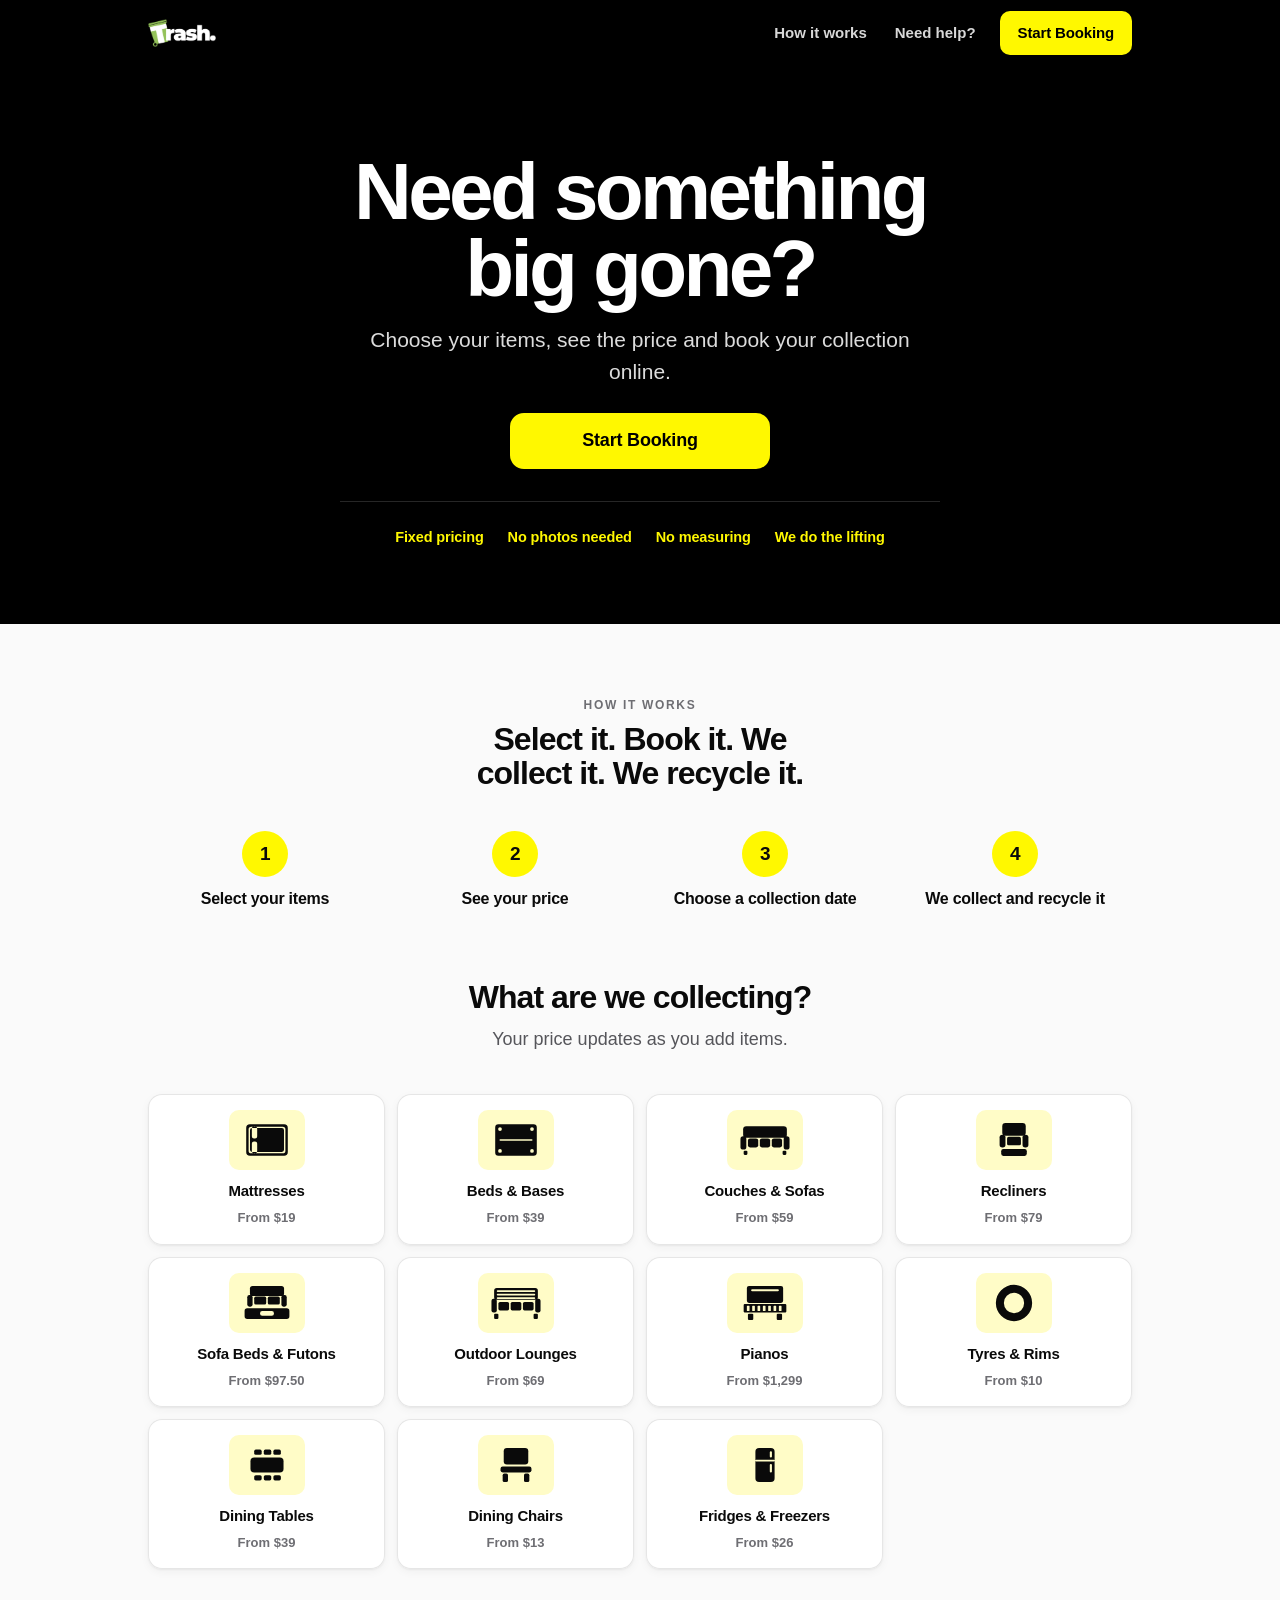
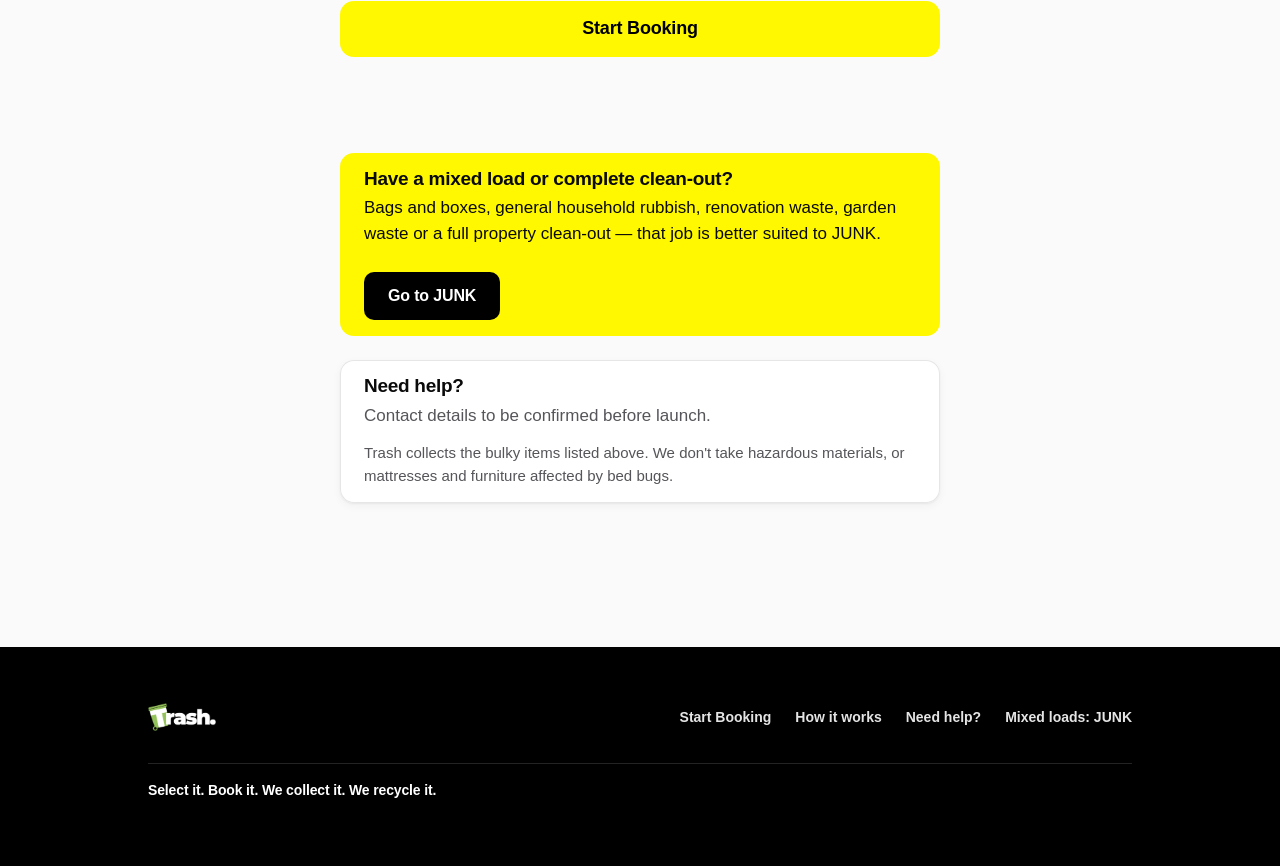
<file: index.html>
<!DOCTYPE html>
<html lang="en-AU">
<head>
<meta charset="utf-8">
<meta name="viewport" content="width=device-width, initial-scale=1, viewport-fit=cover">
<title>Trash — Need something big gone?</title>
<meta name="description" content="Choose your items, see the price and book your collection online. Fixed pricing. No photos needed. No measuring.">
<meta name="theme-color" content="#000000">
<link rel="stylesheet" href="assets/css/trash.css">
</head>
<body>

<header class="site-header">
  <div class="wrap">
    <a class="logo" href="index.html">
      <img src="assets/img/trash-logo.png" alt="Trash" onerror="this.outerHTML='<span class=&quot;logo-fallback&quot;>Trash.</span>'">
    </a>
    <a class="nav-link" href="#how">How it works</a>
    <a class="nav-link" href="#help">Need help?</a>
    <a class="header-cta" href="book.html">Start Booking</a>
  </div>
</header>

<main>

  <section class="hero">
    <div class="wrap">
      <div class="hero-inner">
        <h1>Need something big gone?</h1>
        <p>Choose your items, see the price and book your collection online.</p>
        <a class="btn btn-primary btn-lg" href="book.html">Start Booking</a>
        <div class="trust">
          <span>Fixed pricing</span>
          <span>No photos needed</span>
          <span>No measuring</span>
          <span>We do the lifting</span>
        </div>
      </div>
    </div>
  </section>

  <section class="section" id="how">
    <div class="wrap">
      <div class="section-head">
        <p class="eyebrow">How it works</p>
        <h2>Select it. Book it. We collect it. We recycle it.</h2>
      </div>
      <div class="how">
        <div class="how-step"><div class="how-num">1</div><div class="how-label">Select your items</div></div>
        <div class="how-step"><div class="how-num">2</div><div class="how-label">See your price</div></div>
        <div class="how-step"><div class="how-num">3</div><div class="how-label">Choose a collection date</div></div>
        <div class="how-step"><div class="how-num">4</div><div class="how-label">We collect and recycle it</div></div>
      </div>
    </div>
  </section>

  <section class="section" style="padding-top:0">
    <div class="wrap">
      <div class="section-head">
        <h2>What are we collecting?</h2>
        <p class="lede">Your price updates as you add items.</p>
      </div>
      <div class="tiles" id="home-tiles"></div>
      <div class="measure" style="margin-top:32px">
        <a class="btn btn-primary btn-lg btn-block" href="book.html">Start Booking</a>
      </div>
    </div>
  </section>

  <section class="section" id="help" style="padding-top:0">
    <div class="wrap">
      <div class="measure">
        <div class="note note-yellow">
          <h3>Have a mixed load or complete clean-out?</h3>
          <p>Bags and boxes, general household rubbish, renovation waste, garden waste or a full property clean-out — that job is better suited to JUNK.</p>
          <a class="btn junk-link" href="#" rel="noopener">Go to JUNK</a>
        </div>

        <div class="note">
          <h3>Need help?</h3>
          <p id="help-contact" class="muted">Contact details to be confirmed before launch.</p>
          <p class="small muted" style="margin-bottom:0">Trash collects the bulky items listed above. We don't take hazardous
            materials, or mattresses and furniture affected by bed bugs.</p>
        </div>
      </div>
    </div>
  </section>

</main>

<footer class="site-footer">
  <div class="wrap">
    <div class="foot-top">
      <a class="logo" href="index.html">
        <img src="assets/img/trash-logo.png" alt="Trash" onerror="this.outerHTML='<span class=&quot;logo-fallback&quot;>Trash.</span>'">
      </a>
      <nav class="foot-links" aria-label="Footer">
        <a href="book.html">Start Booking</a>
        <a href="#how">How it works</a>
        <a href="#help">Need help?</a>
        <a class="junk-link" href="#">Mixed loads: JUNK</a>
      </nav>
    </div>
    <p class="foot-tag" style="margin:0">Select it. Book it. We collect it. We recycle it.</p>
  </div>
</footer>

<script src="assets/js/config.js"></script>
<script src="assets/js/icons.js"></script>
<script src="assets/js/pricing.js"></script>
<script>
(function () {
  const C = TRASH_CONFIG;

  /* Category tiles — built from config, linking straight into the funnel. */
  document.getElementById('home-tiles').innerHTML = C.categories.map(cat => {
    const from = Math.min.apply(null, cat.items.map(i => i.charge));
    return `<span class="tile-wrap"><a class="tile" href="book.html#/items/${cat.id}">
      <span class="tile-thumb">${TrashIcons.svg(cat.icon)}</span>
      <span class="tile-name">${cat.name}</span>
      <span class="tile-from">From ${TrashPricing.formatMoney(from)}</span>
    </a></span>`;
  }).join('');

  /* Configurable JUNK URL */
  document.querySelectorAll('.junk-link').forEach(a => {
    a.href = C.junk.url;
    a.target = '_blank';
  });

  /* Contact details only render if they have actually been supplied */
  const help = document.getElementById('help-contact');
  const bits = [];
  if (C.contact.phone) bits.push(`<a href="${C.contact.phoneHref || 'tel:' + C.contact.phone.replace(/\s/g, '')}">${C.contact.phone}</a>`);
  if (C.contact.email) bits.push(`<a href="mailto:${C.contact.email}">${C.contact.email}</a>`);
  if (bits.length) { help.innerHTML = bits.join(' &nbsp;·&nbsp; '); help.classList.remove('muted'); }
})();
</script>
</body>
</html>
</file>
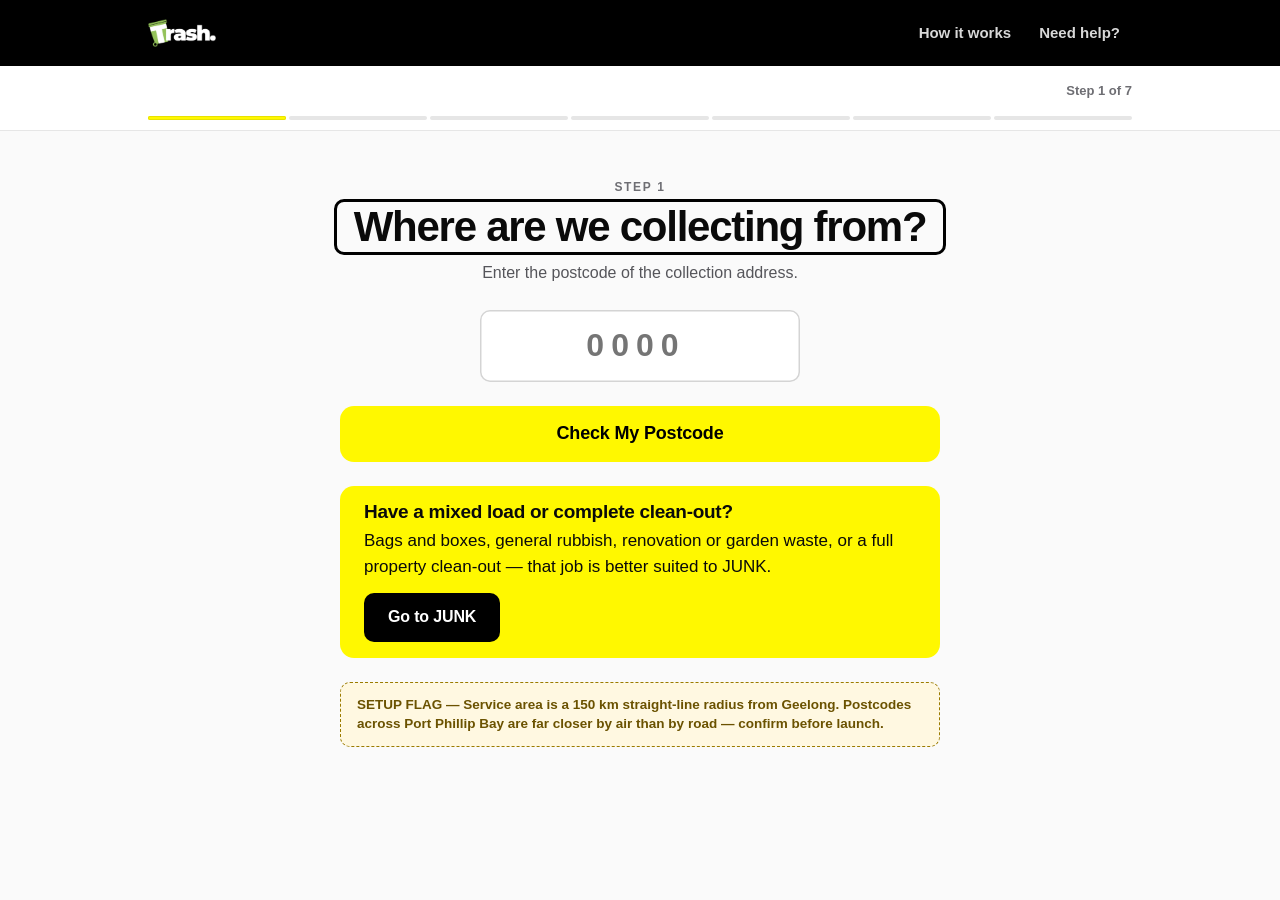
<file: book.html>
<!DOCTYPE html>
<html lang="en-AU">
<head>
<meta charset="utf-8">
<meta name="viewport" content="width=device-width, initial-scale=1, viewport-fit=cover">
<title>Book a collection — Trash</title>
<meta name="robots" content="noindex">
<meta name="theme-color" content="#000000">
<link rel="stylesheet" href="assets/css/trash.css">
</head>
<body>

<header class="site-header">
  <div class="wrap">
    <a class="logo" href="index.html">
      <img src="assets/img/trash-logo.png" alt="Trash" onerror="this.outerHTML='<span class=&quot;logo-fallback&quot;>Trash.</span>'">
    </a>
    <a class="nav-link" href="index.html#how">How it works</a>
    <a class="nav-link" href="index.html#help">Need help?</a>
  </div>
</header>

<nav class="progress" aria-label="Booking progress">
  <div class="wrap">
    <button type="button" class="back-btn" id="back-btn">&larr; Back</button>
    <span class="progress-meta" id="progress-meta">Step 1 of 7</span>
  </div>
  <div class="progress-steps" id="progress-steps" aria-hidden="true"></div>
</nav>

<main class="funnel">
  <div class="wrap">
    <div class="layout">
      <div class="col-main">
        <div id="step-content" class="step"></div>
      </div>
      <aside class="col-side" id="side-summary" hidden></aside>
    </div>
  </div>
</main>

<!-- Sticky mobile booking bar -->
<div class="cart-bar" id="cart-bar" hidden>
  <div class="cart-drawer" id="cart-drawer" hidden></div>
  <div class="cart-inner">
    <button type="button" class="cart-summary" id="cart-toggle" aria-expanded="false" aria-controls="cart-drawer">
      <span class="cart-facts">
        <span class="cart-count" id="cart-count">0 items</span>
        <span class="cart-total" id="cart-total">$0</span>
      </span>
      <span class="cart-chev" aria-hidden="true">
        <svg viewBox="0 0 24 24" width="22" height="22" fill="none" stroke="currentColor"
             stroke-width="3" stroke-linecap="round" stroke-linejoin="round"><path d="M6 15l6-6 6 6"/></svg>
      </span>
      <span class="visually-hidden">Show price breakdown</span>
    </button>
    <div class="cart-actions">
      <button type="button" class="btn btn-onblack" id="cart-more">Add more</button>
      <button type="button" class="btn btn-primary" id="cart-continue">Continue</button>
    </div>
  </div>
</div>

<!-- Screen-reader announcements when the price changes -->
<p class="visually-hidden" role="status" aria-live="polite" id="price-status"></p>

<script src="assets/js/config.js"></script>
<script src="assets/js/icons.js"></script>
<script src="assets/js/pricing.js"></script>
<script src="assets/js/app.js"></script>
</body>
</html>
</file>
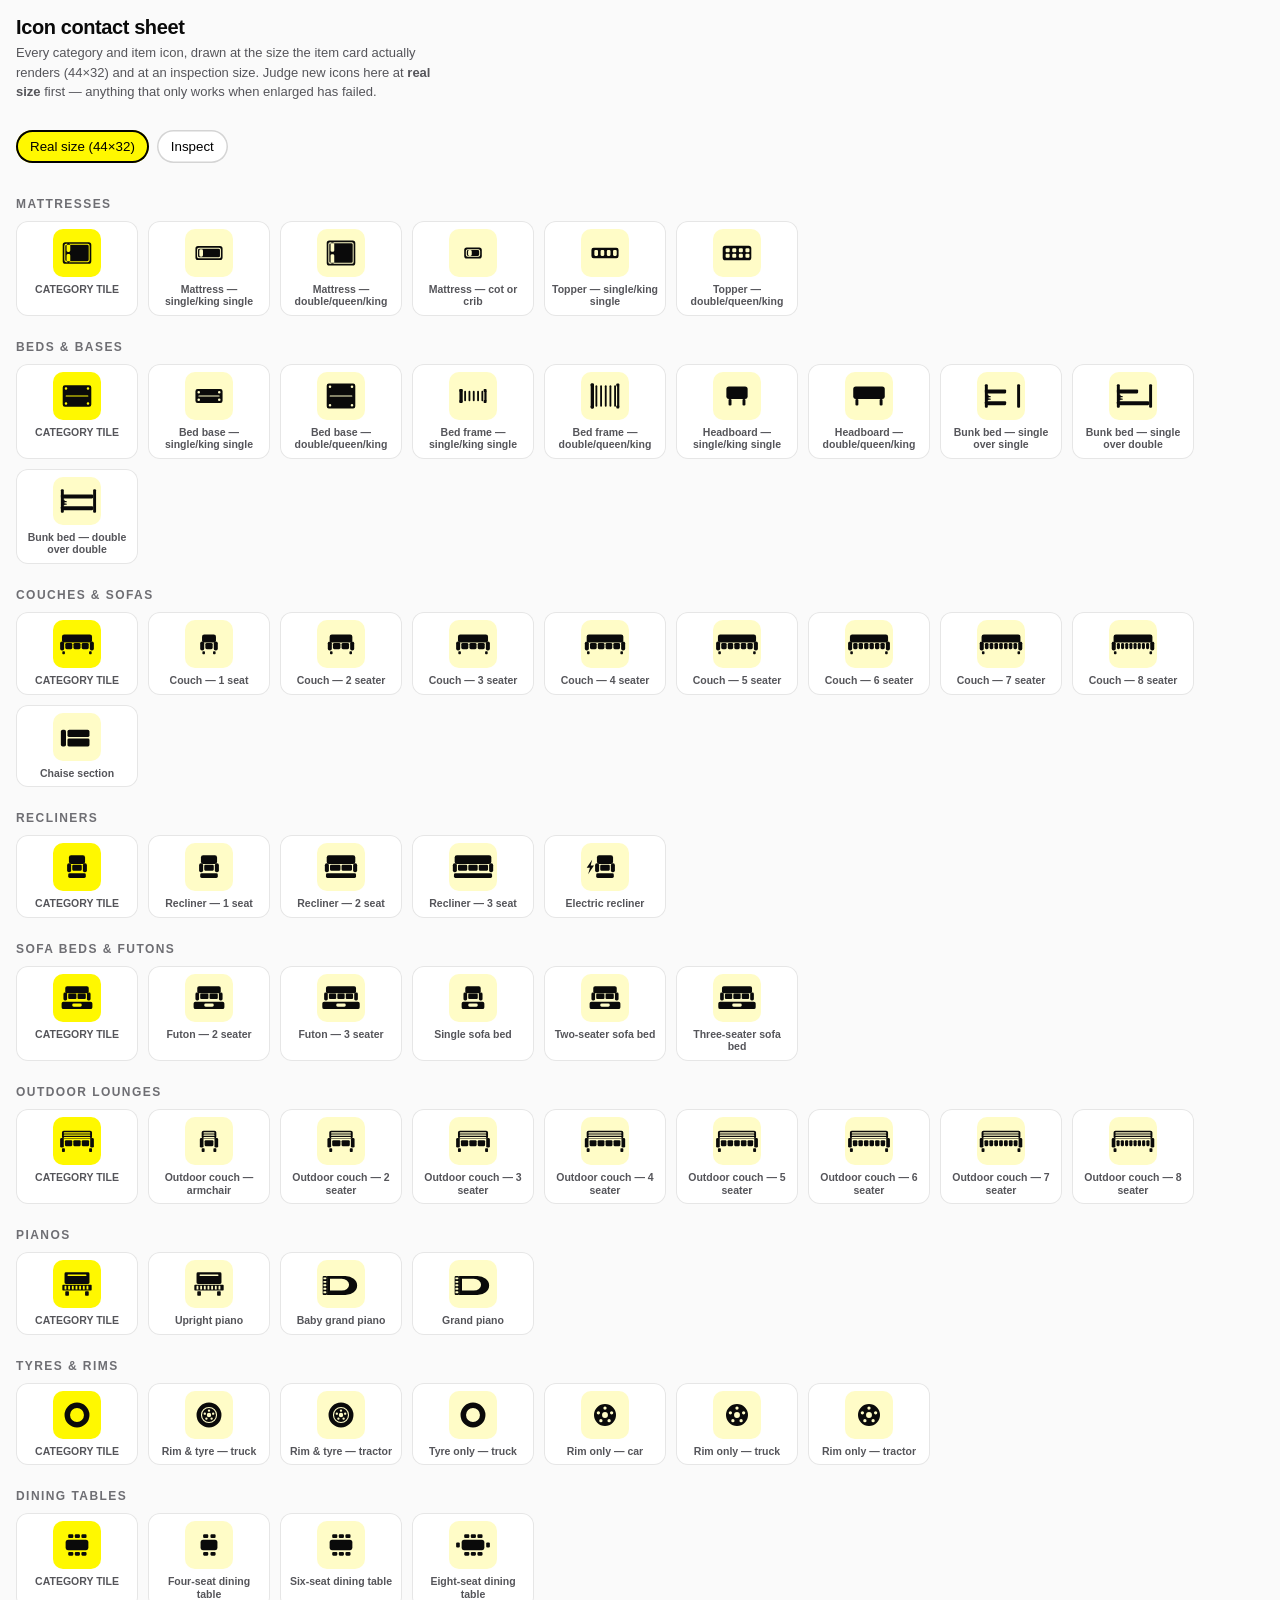
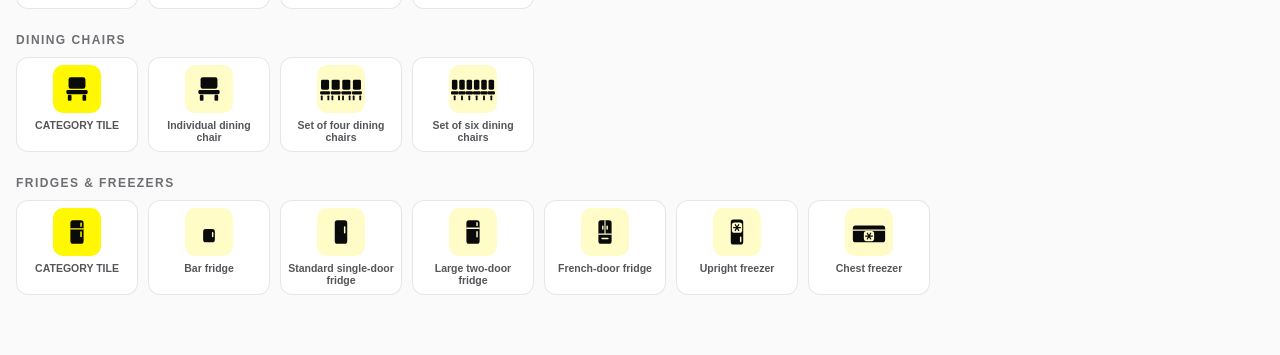
<file: tests/icons-sheet.html>
<!DOCTYPE html>
<html lang="en-AU">
<head>
<meta charset="utf-8">
<meta name="viewport" content="width=device-width, initial-scale=1">
<title>Trash — icon contact sheet</title>
<style>
  body { font: 13px -apple-system, BlinkMacSystemFont, "Segoe UI", Arial, sans-serif;
         background: #FAFAFA; color: #0A0A0A; margin: 0; padding: 16px 16px 60px; }
  h1 { font-size: 20px; font-weight: 900; letter-spacing: -.02em; margin: 0 0 4px; }
  .note { color: #55555A; max-width: 60ch; margin: 0 0 18px; line-height: 1.5; }
  h2 { font-size: 12px; letter-spacing: .12em; text-transform: uppercase;
       color: #6E6E73; margin: 24px 0 10px; }
  .bar { position: sticky; top: 0; background: #FAFAFA; padding: 10px 0;
         display: flex; gap: 8px; align-items: center; z-index: 5; }
  .bar button { font: 800 13px inherit; padding: 9px 14px; border: 0; border-radius: 999px;
                background: #fff; box-shadow: inset 0 0 0 1.5px #D4D4D4; cursor: pointer; }
  .bar button[aria-pressed="true"] { background: #FFF800; box-shadow: inset 0 0 0 2px #000; }
  .row { display: flex; flex-wrap: wrap; gap: 10px; }
  .cell { background: #fff; border-radius: 12px; box-shadow: inset 0 0 0 1px #E6E6E6;
          padding: 8px; text-align: center; }
  .thumb { border-radius: 10px; background: #FFFCC7; display: grid; place-items: center;
           margin: 0 auto 6px; }
  .thumb.sel { background: #FFF800; }
  .lbl { font-size: 10.5px; font-weight: 700; line-height: 1.2; color: #55555A; }
  /* real size: exactly what the item card renders */
  body[data-size="real"] .cell  { width: 106px; }
  body[data-size="real"] .thumb { width: 48px; height: 48px; }
  body[data-size="real"] .thumb svg { width: 44px; height: 32px; display: block; }
  /* inspection size */
  body[data-size="big"] .cell  { width: 132px; }
  body[data-size="big"] .thumb { width: 112px; height: 112px; border-radius: 14px; }
  body[data-size="big"] .thumb svg { width: 104px; height: 76px; display: block; }
</style>
</head>
<body data-size="real">

<h1>Icon contact sheet</h1>
<p class="note">Every category and item icon, drawn at the size the item card actually
renders (44&times;32) and at an inspection size. Judge new icons here at <strong>real
size</strong> first — anything that only works when enlarged has failed.</p>

<div class="bar">
  <button type="button" data-size="real" aria-pressed="true">Real size (44&times;32)</button>
  <button type="button" data-size="big" aria-pressed="false">Inspect</button>
</div>

<div id="out"></div>

<script src="../assets/js/config.js"></script>
<script src="../assets/js/icons.js"></script>
<script>
(function () {
  const C = TRASH_CONFIG;
  document.getElementById('out').innerHTML = C.categories.map(cat =>
    `<h2>${cat.name}</h2><div class="row">` +
    `<div class="cell"><div class="thumb sel">${TrashIcons.svg(cat.icon)}</div>
       <div class="lbl">CATEGORY TILE</div></div>` +
    cat.items.map(i =>
      `<div class="cell"><div class="thumb">${TrashIcons.svg(i.icon)}</div>
         <div class="lbl">${i.name}</div></div>`).join('') +
    `</div>`).join('');

  document.querySelectorAll('.bar button').forEach(b => {
    b.addEventListener('click', () => {
      document.body.dataset.size = b.dataset.size;
      document.querySelectorAll('.bar button').forEach(x =>
        x.setAttribute('aria-pressed', String(x === b)));
    });
  });
})();
</script>
</body>
</html>
</file>
<file: assets/css/trash.css>
/* ============================================================================
   TRASH.COM.AU — DESIGN SYSTEM
   ----------------------------------------------------------------------------
   Mobile first. Yellow, black, white, off-white. Bold and practical.

   Two rules do most of the work:
     1. ONE content measure, centred. Nothing floats flush-left against a gutter.
     2. Weight signals state. Resting things get a hairline; the thing you have
        chosen gets the black ring. Everything having a heavy border is noise.
   ========================================================================== */

:root {
  /* Brand */
  --yellow:      #FFF800;
  --yellow-deep: #E8E200;   /* pressed / hairline on yellow */
  --yellow-tint: #FFFCC7;   /* icon tiles, selected fills */
  --black:       #000000;
  --white:       #FFFFFF;
  --bg:          #FAFAFA;

  /* Ink */
  --ink:    #0A0A0A;
  --ink-2:  #55555A;   /* 7.3:1 on white */
  --ink-3:  #6E6E73;   /* 5.1:1 on white — lightest text permitted */
  --line:   #E6E6E6;
  --line-2: #D4D4D4;

  /* Elevation — subtle, only to lift a surface off the page */
  --sh-1: 0 1px 2px rgba(0,0,0,.05), 0 3px 10px rgba(0,0,0,.045);
  --sh-2: 0 2px 6px rgba(0,0,0,.07), 0 14px 32px rgba(0,0,0,.10);
  --sh-up: 0 -2px 8px rgba(0,0,0,.16), 0 -14px 40px rgba(0,0,0,.22);

  /* Radius */
  --r-xs: 8px;
  --r-sm: 10px;
  --r:    14px;
  --r-lg: 20px;
  --r-pill: 999px;

  /* Space */
  --s1: 4px;  --s2: 8px;  --s3: 12px; --s4: 16px;
  --s5: 24px; --s6: 32px; --s7: 48px; --s8: 64px;

  /* Layout */
  --tap: 48px;
  --gutter: 20px;
  /* The page uses exactly two widths: the 984px rail for grids, the header
     and the footer, and this 600px measure for every block of text. Anything
     in between produces edges 10px apart that read as a mistake. */
  --measure: 600px;
  --side: 336px;      /* desktop summary rail */
  /* Deliberately equal to measure + gap + side + gutters (600+48+336+40), so
     the header, the progress bar and the funnel grid all share one left edge
     instead of landing on three edges 18px apart. */
  --page: 1024px;

  --font: -apple-system, BlinkMacSystemFont, "Segoe UI", "Helvetica Neue",
          Arial, sans-serif;
}

* { box-sizing: border-box; }

/* Several components set their own display, which would otherwise beat
   [hidden]. Nothing hidden should ever paint. */
[hidden] { display: none !important; }

html { -webkit-text-size-adjust: 100%; scroll-behavior: smooth; }

/* Touch behaviour ---------------------------------------------------------
   `manipulation` removes the double-tap-to-zoom wait, which matters most on
   the quantity stepper where people tap the same spot repeatedly. The grey
   iOS tap flash goes: every control has its own :active state instead. */
button, a, label.choice, .tile, .date-card, summary {
  touch-action: manipulation;
  -webkit-tap-highlight-color: transparent;
}

body {
  margin: 0;
  background: var(--bg);
  color: var(--ink);
  font-family: var(--font);
  font-size: 17px;
  line-height: 1.55;
  overflow-x: hidden;
  -webkit-font-smoothing: antialiased;
}

/* ---- Type scale -------------------------------------------------------- */
h1, h2, h3, h4 {
  font-weight: 900;
  letter-spacing: -0.03em;
  line-height: 1.06;
  margin: 0 0 var(--s3);
  text-wrap: balance;
}
h1 { font-size: clamp(30px, 7.6vw, 42px); }
h2 { font-size: clamp(24px, 5.6vw, 32px); }
h3 { font-size: 19px; letter-spacing: -0.015em; }
h4 { font-size: 16px; letter-spacing: -0.01em; }

p { margin: 0 0 var(--s3); }
a { color: inherit; }
strong { font-weight: 800; }

.lede      { font-size: 18px; color: var(--ink-2); }
.eyebrow   { font-size: 12px; font-weight: 900; letter-spacing: .14em;
             text-transform: uppercase; color: var(--ink-3); margin: 0 0 var(--s2); }
.muted     { color: var(--ink-2); }
.small     { font-size: 15px; }

/* ---- Layout ------------------------------------------------------------ */
/* env() keeps content clear of the notch when a phone is held in landscape */
.wrap {
  max-width: var(--page); margin: 0 auto;
  padding-left:  max(var(--gutter), env(safe-area-inset-left));
  padding-right: max(var(--gutter), env(safe-area-inset-right));
}
.measure { max-width: var(--measure); margin-inline: auto; }
.center  { text-align: center; }

.visually-hidden {
  position: absolute !important; width: 1px; height: 1px;
  padding: 0; margin: -1px; overflow: hidden;
  clip: rect(0 0 0 0); white-space: nowrap; border: 0;
}

:focus-visible { outline: 3px solid var(--black); outline-offset: 3px; border-radius: 4px; }
.site-header :focus-visible, .cart-bar :focus-visible, .hero :focus-visible {
  outline-color: var(--yellow);
}

/* ============================================================== header === */
.site-header {
  background: var(--black); color: var(--white);
  position: sticky; top: 0; z-index: 60;
}
.site-header .wrap { display: flex; align-items: center; gap: var(--s1); min-height: 66px; }

.logo {
  display: flex; align-items: center; margin-right: auto;
  text-decoration: none; min-height: 44px; padding-right: var(--s2);
}
.logo img { height: 28px; width: auto; display: block; }
.logo-fallback { color: var(--white); font-weight: 900; font-size: 25px; letter-spacing: -.04em; }

.nav-link {
  color: #D8D8D8; text-decoration: none; font-weight: 700; font-size: 15px;
  padding: 12px 12px; min-height: 44px; display: none; align-items: center;
  border-radius: var(--r-xs);
}
.nav-link:hover { color: var(--yellow); }

.header-cta {
  background: var(--yellow); color: var(--black);
  font-weight: 900; font-size: 15px; text-decoration: none; letter-spacing: -.01em;
  padding: 0 18px; min-height: 44px; border-radius: var(--r-sm);
  display: inline-flex; align-items: center; white-space: nowrap; margin-left: var(--s2);
}
.header-cta:hover { background: var(--yellow-deep); }

@media (min-width: 660px) { .nav-link { display: inline-flex; } }

/* ============================================================= buttons === */
.btn {
  font-family: var(--font); font-weight: 900; font-size: 16px; letter-spacing: -.01em;
  min-height: var(--tap); padding: 12px 24px;
  border-radius: var(--r-sm); border: 0;
  background: var(--black); color: var(--white);
  cursor: pointer; text-decoration: none;
  display: inline-flex; align-items: center; justify-content: center; gap: var(--s2);
  transition: transform .06s ease, background-color .12s ease;
}
.btn:active { transform: translateY(1px); }
.btn-primary { background: var(--yellow); color: var(--black); }
.btn-primary:hover { background: var(--yellow-deep); }
.btn-ghost   { background: transparent; color: var(--ink); box-shadow: inset 0 0 0 2px var(--line-2); }
.btn-ghost:hover { box-shadow: inset 0 0 0 2px var(--black); }
.btn-block   { width: 100%; }
.btn-lg      { font-size: 18px; min-height: 56px; padding: 14px 30px; border-radius: var(--r); }
.btn:disabled, .btn[aria-disabled="true"] { opacity: .35; cursor: not-allowed; transform: none; }

.btn-edit {
  background: var(--white); color: var(--ink); border: 0;
  box-shadow: inset 0 0 0 1.5px var(--line-2);
  font-family: var(--font); font-weight: 800; font-size: 14px;
  min-height: 44px; padding: 0 18px; border-radius: var(--r-pill); cursor: pointer;
}
.btn-edit:hover { box-shadow: inset 0 0 0 2px var(--black); }

/* ================================================================ hero === */
.hero {
  background: var(--black); color: var(--white);
  padding: clamp(44px, 11vw, 88px) 0 clamp(40px, 9vw, 76px);
  text-align: center;
}
.hero-inner { max-width: var(--measure); margin-inline: auto; }
.hero h1 {
  font-size: clamp(38px, 10.6vw, 80px);
  letter-spacing: -0.045em; line-height: .96;
  margin-bottom: var(--s4);
}
.hero p { font-size: clamp(17px, 4.4vw, 21px); color: #DCDCDC; margin-bottom: var(--s5); }
.hero .btn-lg { min-width: 260px; }

.trust {
  margin: var(--s6) auto 0; padding-top: var(--s5);
  border-top: 1px solid #262626; max-width: var(--measure);
  display: flex; flex-wrap: wrap; justify-content: center; gap: 10px var(--s5);
}
.trust span {
  font-size: 14.5px; font-weight: 800; color: var(--yellow); letter-spacing: -.01em;
}

/* ============================================================ sections === */
.section { padding: clamp(40px, 9vw, 72px) 0; }
.section-head { max-width: var(--measure); margin: 0 auto clamp(24px, 5vw, 40px); text-align: center; }
.section-head p:last-child { margin-bottom: 0; }

/* ---- How it works: numbers on a rule, not four boxes ------------------- */
.how { display: grid; grid-template-columns: repeat(2, 1fr); gap: var(--s5) var(--s4); }
.how-step { text-align: center; }
.how-num {
  width: 46px; height: 46px; margin: 0 auto var(--s3);
  border-radius: 50%; background: var(--yellow);
  display: grid; place-items: center;
  font-weight: 900; font-size: 19px; letter-spacing: -.02em;
}
.how-label { font-weight: 800; font-size: 16px; line-height: 1.25; letter-spacing: -.015em; }

/* ======================================================= category tiles === */
.tiles { display: grid; grid-template-columns: repeat(2, 1fr); gap: var(--s3); }

.tile-wrap { position: relative; display: block; height: 100%; }

.tile {
  width: 100%; height: 100%;   /* every tile in a row ends on the same line */
  background: var(--white);
  border: 0; border-radius: var(--r);
  box-shadow: inset 0 0 0 1px var(--line), var(--sh-1);
  padding: var(--s4) var(--s3) var(--s4);
  min-height: 150px;
  display: flex; flex-direction: column; align-items: center; justify-content: center;
  gap: var(--s2); text-align: center; cursor: pointer;
  font-family: var(--font); color: var(--ink); text-decoration: none;
  transition: box-shadow .14s ease, transform .06s ease;
}
.tile:hover { box-shadow: inset 0 0 0 2px var(--black), var(--sh-2); }
.tile:active { transform: translateY(1px); background: var(--yellow-tint); }
.tile-thumb {
  width: 76px; height: 60px; border-radius: var(--r-sm);
  background: var(--yellow-tint);
  display: grid; place-items: center; margin-bottom: var(--s1);
}
.tile-thumb svg { width: 64px; height: 46px; display: block; }
.tile-name { font-weight: 900; font-size: 15px; line-height: 1.2; letter-spacing: -.015em; }
.tile-from { font-size: 13px; font-weight: 700; color: var(--ink-3); }

/* A category you've already taken something from */
.tile.has-items {
  background: var(--yellow-tint);
  box-shadow: inset 0 0 0 2px var(--black), var(--sh-1);
}
.tile.has-items .tile-thumb { background: var(--yellow); }
.tile.has-items .tile-from  { color: var(--ink); font-weight: 800; }

.tile-wrap .badge {
  position: absolute; top: -7px; right: -7px;
  background: var(--black); color: var(--yellow);
  font-size: 13px; font-weight: 900; min-width: 28px; height: 28px;
  border-radius: var(--r-pill); display: grid; place-items: center; padding: 0 8px;
  box-shadow: 0 0 0 3px var(--bg);
}

/* A note that applies to the whole category, not one item */
.cat-note {
  background: var(--yellow-tint); border-radius: var(--r-sm);
  padding: 12px var(--s4); margin: 0 0 var(--s4);
  font-size: 14.5px; font-weight: 800; line-height: 1.4; letter-spacing: -.01em;
}

/* ---- getting back to the categories ------------------------------------ */
/* Sits at the top of every item list, in the same place every time. */
.crumb {
  display: inline-flex; align-items: center; gap: 8px;
  background: var(--white); border: 0; cursor: pointer;
  box-shadow: inset 0 0 0 1.5px var(--line-2);
  border-radius: var(--r-pill); padding: 0 18px; min-height: 44px;
  font-family: var(--font); font-weight: 800; font-size: 14.5px;
  letter-spacing: -.01em; color: var(--ink);
  margin-bottom: var(--s4);
}
.crumb:hover  { box-shadow: inset 0 0 0 2px var(--black); }
.crumb:active { background: var(--yellow-tint); }

.items-foot { display: grid; gap: var(--s3); margin-top: var(--s5); }

/* Shown once something is in the booking — the prompt to keep going. */
.add-more {
  background: var(--yellow-tint); border-radius: var(--r);
  padding: var(--s4); display: grid; gap: var(--s3);
}
.add-more-line {
  margin: 0; font-weight: 800; font-size: 15.5px; line-height: 1.35;
  letter-spacing: -.01em;
}
.add-more .btn { background: var(--white); color: var(--ink); }
.add-more .btn:hover { background: var(--black); color: var(--white); }

/* =========================================================== item cards === */
.items { display: grid; gap: var(--s2); }

/* One tidy row: thumbnail, name, and an action column of fixed width so every
   card in the list shares the same two alignment edges. */
.item-card {
  background: var(--white); border-radius: var(--r);
  box-shadow: inset 0 0 0 1px var(--line), var(--sh-1);
  padding: var(--s3);
  display: grid; gap: 10px;
  grid-template-columns: 48px minmax(0, 1fr) 118px;
  align-items: center;
  transition: box-shadow .14s ease;
}
.item-card:active { box-shadow: inset 0 0 0 1px var(--line-2), var(--sh-1); }
.item-card.is-selected {
  background: var(--white);
  box-shadow: inset 0 0 0 2px var(--black), var(--sh-2);
}

.item-thumb {
  width: 48px; height: 48px; border-radius: var(--r-sm);
  background: var(--yellow-tint); display: grid; place-items: center;
}
.item-card.is-selected .item-thumb { background: var(--yellow); }
.item-thumb svg { width: 44px; height: 32px; display: block; }

.item-main { min-width: 0; }
.item-name  { font-weight: 800; font-size: 15.5px; line-height: 1.22; letter-spacing: -.02em; }
.item-price { font-weight: 800; font-size: 15px; color: var(--ink-2); margin-top: 2px; }
.item-card.is-selected .item-price { color: var(--ink); }
/* Short description from the pricing sheet — the only thing that tells a bed
   base from a bed frame at a glance. */
.item-note {
  font-size: 12.5px; font-weight: 600; color: var(--ink-3);
  line-height: 1.3; margin-top: 3px;
  display: -webkit-box; -webkit-line-clamp: 2; -webkit-box-orient: vertical;
  overflow: hidden;
}

.add-btn { width: 100%; min-height: 44px; font-size: 15px; padding: 12px 8px; }

.qty {
  display: grid; grid-template-columns: 44px minmax(36px, 1fr) 44px;
  align-items: center; width: 100%;
  border-radius: var(--r-sm); box-shadow: inset 0 0 0 2px var(--black);
  overflow: hidden; background: var(--white);
}
.qty button {
  height: 44px; border: 0; background: transparent; color: var(--ink);
  font-size: 22px; font-weight: 900; line-height: 1; cursor: pointer; font-family: var(--font);
}
.qty button:hover:not(:disabled) { background: var(--yellow); }
.qty button:active:not(:disabled) { background: var(--yellow-deep); }
.qty button:disabled { color: #B4B4B4; cursor: not-allowed; }
.qty .qty-value {
  text-align: center; font-weight: 900; font-size: 17px; height: 44px;
  display: grid; place-items: center;
  box-shadow: inset 2px 0 0 var(--black), inset -2px 0 0 var(--black);
}

/* Below ~360px there isn't room for a name beside the controls, so the action
   drops to its own full-width row rather than being squeezed. */
@media (max-width: 359px) {
  .item-card { grid-template-columns: 48px minmax(0, 1fr); }
  .item-actions { grid-column: 1 / -1; }
}

/* ============================================================== funnel === */
.funnel { padding-bottom: 132px; }

.progress { background: var(--white); box-shadow: 0 1px 0 var(--line); position: sticky; top: 66px; z-index: 50; }
.progress .wrap { display: flex; align-items: center; gap: var(--s3); min-height: 50px; }

.back-btn {
  background: none; border: 0; font-family: var(--font);
  font-weight: 800; font-size: 15px; letter-spacing: -.01em;
  min-height: 44px; padding: 0 var(--s2) 0 0; cursor: pointer;
  display: inline-flex; align-items: center; gap: 6px; color: var(--ink);
}
.back-btn:hover { color: var(--ink-2); }
.progress-meta { margin-left: auto; font-size: 13px; font-weight: 800; color: var(--ink-3); }

.progress-steps {
  display: flex; gap: 3px; max-width: var(--page);
  margin: 0 auto; padding: 0 var(--gutter) 10px;
}
.progress-steps span {
  flex: 1; height: 4px; border-radius: 2px; background: var(--line);
  transition: background-color .18s ease;
}
.progress-steps span.is-done    { background: var(--black); }
.progress-steps span.is-current { background: var(--yellow); box-shadow: inset 0 0 0 1px var(--yellow-deep); }

.step { padding: clamp(24px, 6vw, 40px) 0 var(--s3); }
.step > .eyebrow { margin-bottom: var(--s2); }
.step-note { font-size: 16px; color: var(--ink-2); margin-bottom: var(--s5); }
.step h1 { margin-bottom: var(--s3); }

.layout { display: block; }

.actions-row { margin-top: var(--s5); display: grid; gap: var(--s2); }

/* ================================================================ forms === */
.field { margin-bottom: var(--s5); }
.field label { display: block; font-weight: 800; font-size: 15px; margin-bottom: 6px; letter-spacing: -.01em; }
.field .hint { font-size: 14px; color: var(--ink-3); font-weight: 500; margin: -2px 0 8px; }

input[type="text"], input[type="tel"], input[type="email"], textarea, select {
  width: 100%; font-family: var(--font); font-size: 17px;
  min-height: var(--tap); padding: 13px 15px;
  border: 0; border-radius: var(--r-sm);
  box-shadow: inset 0 0 0 1.5px var(--line-2);
  background: var(--white); color: var(--ink);
}
input:focus, textarea:focus { box-shadow: inset 0 0 0 2px var(--black); }
textarea { min-height: 100px; resize: vertical; line-height: 1.5; }
input[aria-invalid="true"], textarea[aria-invalid="true"] {
  box-shadow: inset 0 0 0 2px #C40000; background: #FFF7F7;
}
.error-text { color: #B00000; font-weight: 800; font-size: 14px; margin: 8px 0 0; }

.postcode-field { max-width: 320px; margin-inline: auto; }
/* `input.` is deliberate: the attribute selector above outranks a bare class,
   which silently left this field at body size. */
input.postcode-input {
  font-size: 32px; font-weight: 900; letter-spacing: .22em;
  text-align: center; min-height: 72px; padding-left: .22em;
}

/* ============================================================== choices === */
.choices { display: grid; gap: var(--s2); }

.choice {
  display: grid; grid-template-columns: 24px minmax(0, 1fr) auto;
  align-items: center; gap: var(--s3);
  background: var(--white); border-radius: var(--r);
  box-shadow: inset 0 0 0 1px var(--line), var(--sh-1);
  padding: 15px var(--s4); min-height: 64px; cursor: pointer;
  font-weight: 800; font-size: 16px; letter-spacing: -.01em;
  transition: box-shadow .14s ease;
}
/* Hidden, but still the real focusable control — so it needs 16px like any
   other field, or iOS zooms the page when a choice row is tapped. */
.choice input { position: absolute; opacity: 0; pointer-events: none; font-size: 16px; }
.choice .mark {
  width: 24px; height: 24px; border-radius: 50%;
  box-shadow: inset 0 0 0 2px var(--line-2);
  display: grid; place-items: center; background: var(--white);
}
.choice input[type="checkbox"] ~ .mark { border-radius: 7px; }
.choice .mark::after {
  content: ""; width: 12px; height: 12px; border-radius: 50%;
  background: transparent; transition: background-color .12s ease;
}
.choice input[type="checkbox"] ~ .mark::after { border-radius: 3px; }
.choice input:checked ~ .mark { box-shadow: inset 0 0 0 2px var(--black); }
.choice input:checked ~ .mark::after { background: var(--black); }
.choice:has(input:checked) { background: var(--yellow-tint); box-shadow: inset 0 0 0 2px var(--black), var(--sh-1); }
.choice:hover { box-shadow: inset 0 0 0 1.5px var(--ink-3), var(--sh-1); }
.choice:active { background: var(--yellow-tint); }
.choice:has(input:checked):hover { box-shadow: inset 0 0 0 2px var(--black), var(--sh-1); }
.choice input:focus-visible ~ .mark { outline: 3px solid var(--black); outline-offset: 3px; }

/* Questions asked without a price beside each answer */
.choices--no-fees .choice { grid-template-columns: 24px minmax(0, 1fr); }

.choice-hint { display: block; font-weight: 600; font-size: 13.5px; color: var(--ink-3); margin-top: 2px; letter-spacing: 0; }
.choice-fee  { font-weight: 900; font-size: 15px; white-space: nowrap; text-align: right; }
.choice-fee.is-zero { color: var(--ink-3); }
.choice-fee.is-tbc  { font-size: 13px; font-weight: 800; color: var(--ink-2); }

.question { margin-bottom: var(--s6); }
.question > h3 { margin-bottom: var(--s3); letter-spacing: -.02em; }
.question > .step-note { margin: -6px 0 var(--s3); font-size: 14.5px; }
.question-foot { font-size: 14px; color: var(--ink-3); margin: var(--s3) 0 0; }

/* ================================================================ dates === */
.date-group { margin-bottom: var(--s5); }
.date-group > .eyebrow { margin-bottom: var(--s3); }
.date-grid { display: grid; grid-template-columns: repeat(3, 1fr); gap: var(--s2); }

.date-card {
  background: var(--white); border: 0; border-radius: var(--r);
  box-shadow: inset 0 0 0 1px var(--line), var(--sh-1);
  padding: 12px 6px; min-height: 76px; cursor: pointer;
  font-family: var(--font); color: var(--ink);
  display: flex; flex-direction: column; align-items: center; justify-content: center; gap: 1px;
  transition: box-shadow .14s ease;
}
.date-card .dow  { font-size: 12px; font-weight: 900; text-transform: uppercase; letter-spacing: .09em; color: var(--ink-3); }
.date-card .dnum { font-size: 27px; font-weight: 900; line-height: 1.05; letter-spacing: -.03em; }
.date-card .dmon { font-size: 12px; font-weight: 700; color: var(--ink-3); }
.date-card:hover:not(:disabled) { box-shadow: inset 0 0 0 2px var(--black), var(--sh-1); }
.date-card:active:not(:disabled) { background: var(--yellow-tint); }
.date-card[aria-pressed="true"] {
  background: var(--yellow); box-shadow: inset 0 0 0 2px var(--black), var(--sh-1);
}
.date-card[aria-pressed="true"] .dow,
.date-card[aria-pressed="true"] .dmon { color: var(--ink); }
.date-card:disabled {
  background: #F2F2F2; box-shadow: none; cursor: not-allowed; color: #8C8C90;
}
.date-card:disabled .dow, .date-card:disabled .dmon { color: #8C8C90; }

/* ============================================================== summary === */
.summary {
  background: var(--white); border-radius: var(--r-lg);
  box-shadow: inset 0 0 0 1px var(--line), var(--sh-1);
  overflow: hidden;
}
.summary-head {
  padding: var(--s4) var(--s5) var(--s3);
  font-weight: 900; font-size: 17px; letter-spacing: -.02em;
}
.summary-rows { padding: 0 var(--s5) var(--s4); }

.sum-row {
  display: flex; gap: var(--s4); justify-content: space-between; align-items: baseline;
  padding: 10px 0; border-top: 1px solid var(--line); font-size: 15px;
}
.sum-row:first-child { border-top: 0; }
.sum-row .lbl { font-weight: 700; color: var(--ink-2); }
.sum-row .amt { font-weight: 800; white-space: nowrap; font-variant-numeric: tabular-nums; }
.sum-row.is-callout .lbl { color: var(--ink); font-weight: 800; }
.sum-row .amt.is-tbc { font-size: 13px; font-weight: 800; color: var(--ink-2); }

.sum-total {
  background: var(--black); color: var(--white);
  padding: var(--s4) var(--s5);
  display: flex; justify-content: space-between; align-items: baseline; gap: var(--s3);
}
.sum-total .t-label { font-size: 14px; font-weight: 800; letter-spacing: .02em; color: #C9C9C9; }
.sum-total .t-amt {
  font-size: 30px; font-weight: 900; letter-spacing: -.035em; color: var(--yellow);
  font-variant-numeric: tabular-nums;
}
.sum-note {
  background: var(--yellow-tint); padding: 12px var(--s5);
  font-size: 13.5px; font-weight: 700; color: var(--ink);
}
.summary-cta { padding: var(--s4) var(--s5) var(--s5); }

/* ================================================================ review === */
.review-block {
  background: var(--white); border-radius: var(--r);
  box-shadow: inset 0 0 0 1px var(--line), var(--sh-1);
  padding: var(--s4) var(--s5); margin-bottom: var(--s3);
}
.rb-head { display: flex; justify-content: space-between; align-items: center; gap: var(--s3); margin-bottom: var(--s3); }
.rb-head h3 { margin: 0; font-size: 17px; }

.rv { display: grid; gap: 10px; }
.rv-row { display: grid; grid-template-columns: 108px minmax(0, 1fr); gap: var(--s3); align-items: baseline; font-size: 15px; }
.rv-row dt { font-weight: 700; color: var(--ink-3); font-size: 14px; }
.rv-row dd { margin: 0; font-weight: 800; word-break: break-word; letter-spacing: -.01em; }
/* Item lines put the name in the wide column, with quantity and amount after */
.rv-row.is-item { grid-template-columns: minmax(0, 1fr) auto auto; gap: var(--s3); }
.rv-row .rv-qty { font-weight: 700; color: var(--ink-3); white-space: nowrap; }
.rv-row .rv-amt { font-weight: 800; white-space: nowrap; font-variant-numeric: tabular-nums; }

/* ================================================================ photos === */
.opt-tag {
  font-size: 11px; font-weight: 900; letter-spacing: .1em; text-transform: uppercase;
  color: var(--ink-3); background: var(--bg); box-shadow: inset 0 0 0 1px var(--line);
  border-radius: var(--r-pill); padding: 4px 9px; margin-left: 8px; vertical-align: 2px;
}
.photo-count { font-size: 13px; font-weight: 800; color: var(--ink-3); white-space: nowrap; }
.photo-note { font-size: 14px; color: var(--ink-2); line-height: 1.5; margin-bottom: var(--s4); }

.photo-grid {
  display: grid; grid-template-columns: repeat(auto-fill, minmax(96px, 1fr));
  gap: var(--s2); margin-bottom: var(--s3);
}
.photo-thumb {
  position: relative; aspect-ratio: 1; border-radius: var(--r-sm); overflow: hidden;
  box-shadow: inset 0 0 0 1px var(--line); background: var(--bg);
}
.photo-thumb img { width: 100%; height: 100%; object-fit: cover; display: block; }
.photo-remove {
  position: absolute; top: 0; right: 0; width: 44px; height: 44px;
  border: 0; background: none; cursor: pointer; padding: 6px;
  display: grid; place-items: center;
}
.photo-remove span {
  width: 28px; height: 28px; border-radius: 50%;
  background: var(--black); color: var(--white);
  font-size: 19px; font-weight: 900; line-height: 1;
  display: grid; place-items: center;
  box-shadow: 0 1px 4px rgba(0,0,0,.4);
}
.photo-remove:hover span { background: var(--white); color: var(--black); }

.photo-status:empty { display: none; }
.photo-status {
  font-size: 13.5px; font-weight: 700; color: var(--ink-2);
  margin: var(--s3) 0 0; line-height: 1.45;
}

/* ============================================================ cart bar === */
.cart-bar {
  position: fixed; left: 0; right: 0; bottom: 0; z-index: 70;
  background: var(--black); color: var(--white);
  border-radius: var(--r-lg) var(--r-lg) 0 0;
  box-shadow: var(--sh-up);
  padding: var(--s3) var(--gutter) calc(var(--s3) + env(safe-area-inset-bottom));
}
.cart-inner { max-width: var(--page); margin: 0 auto; display: flex; align-items: center; gap: var(--s3); }

.cart-summary {
  flex: 1 1 auto; min-width: 0; background: none; border: 0; cursor: pointer;
  font-family: var(--font); color: var(--white); text-align: left;
  padding: 4px 0; min-height: 48px;
  display: grid; grid-template-columns: auto 22px; justify-content: start;
  align-items: center; gap: var(--s3);
}
.cart-facts { display: block; min-width: 0; }
.cart-count { display: block; font-size: 12px; font-weight: 900; color: var(--yellow); text-transform: uppercase; letter-spacing: .1em; }
.cart-total { display: block; font-size: 25px; font-weight: 900; letter-spacing: -.035em; line-height: 1.15; font-variant-numeric: tabular-nums; }
.cart-total .qual { font-size: 13px; font-weight: 800; letter-spacing: 0; color: #BDBDBD; }
.cart-chev {
  width: 22px; height: 22px; display: grid; place-items: center;
  transition: transform .16s ease; color: #BDBDBD;
}
.cart-summary[aria-expanded="true"] .cart-chev { transform: rotate(180deg); }
.cart-bar .btn { flex: 0 0 auto; }

/* Continue is the primary, but "Add more" has to sit beside it — otherwise the
   only visible choice in the sticky bar is to leave the item list. */
.cart-actions { display: flex; gap: var(--s2); flex: 0 0 auto; }
.cart-actions .btn { padding: 12px 16px; font-size: 15px; }

/* Outline button that works on the black bar */
.btn-onblack {
  background: transparent; color: var(--white);
  box-shadow: inset 0 0 0 2px #4A4A4A;
}
.btn-onblack:hover  { box-shadow: inset 0 0 0 2px var(--yellow); color: var(--yellow); }
.btn-onblack:active { background: #1A1A1A; }

/* Narrow phones: the facts and the two buttons can't share one line, so the
   buttons take their own row rather than being squeezed to nothing. */
@media (max-width: 429px) {
  .cart-inner { flex-wrap: wrap; row-gap: 10px; }
  .cart-summary { flex: 1 1 100%; }
  .cart-actions { flex: 1 1 100%; }
  .cart-actions .btn { flex: 1 1 0; }
}

.cart-drawer {
  max-width: var(--page); margin: 0 auto var(--s3);
  background: var(--white); color: var(--ink);
  border-radius: var(--r); max-height: 46vh; overflow-y: auto;
  overscroll-behavior: contain; -webkit-overflow-scrolling: touch;
}
.cart-drawer .summary { box-shadow: none; border-radius: var(--r); }

/* Functional flash when the price changes — not decoration. */
@keyframes priceTick { 0% { color: var(--yellow); } 100% { color: inherit; } }
.tick { animation: priceTick .5s ease-out; }

/* ================================================================= notes === */
.note {
  border-radius: var(--r); padding: var(--s4) var(--s5);
  background: var(--white); box-shadow: inset 0 0 0 1px var(--line), var(--sh-1);
  margin: var(--s5) 0;
}
.note-yellow { background: var(--yellow); box-shadow: none; }
.note-solid  { background: var(--black); color: var(--white); box-shadow: none; }
.note-solid .muted { color: #C8C8C8; }
.note h3 { margin-bottom: 6px; }
.note p:last-child { margin-bottom: 0; }
.note .btn { margin-top: var(--s3); }

.flag {
  background: #FFF8E1; border: 1.5px dashed #9A7B00; border-radius: var(--r-sm);
  padding: 12px var(--s4); margin: var(--s5) 0;
  font-size: 13.5px; font-weight: 700; color: #6B5200; line-height: 1.45;
}
.flag code { font-family: ui-monospace, SFMono-Regular, Menlo, monospace; font-size: 12.5px; }

/* =============================================================== footer === */
.site-footer {
  background: var(--black); color: #A9A9AD; padding: var(--s7) 0 var(--s8);
  margin-top: var(--s7); font-size: 14px;
}
.site-footer .foot-top {
  display: flex; flex-wrap: wrap; gap: var(--s4); align-items: center;
  padding-bottom: var(--s5); border-bottom: 1px solid #232323; margin-bottom: var(--s4);
}
.site-footer .logo { margin-right: auto; }
.site-footer a { color: #E4E4E4; }
.foot-links { display: flex; flex-wrap: wrap; gap: 2px var(--s5); }
.foot-links a { font-weight: 700; min-height: 44px; display: inline-flex; align-items: center; text-decoration: none; }
.foot-links a:hover { color: var(--yellow); }
.foot-tag { font-weight: 800; color: var(--white); letter-spacing: -.01em; }

/* ========================================================== breakpoints === */
@media (min-width: 560px) {
  .tiles { grid-template-columns: repeat(3, 1fr); }
  .how   { grid-template-columns: repeat(4, 1fr); }
  .date-grid { grid-template-columns: repeat(4, 1fr); }
  .actions-row { grid-auto-flow: column; grid-auto-columns: 1fr; }
  .rv-row { grid-template-columns: 128px minmax(0, 1fr); }
}

@media (min-width: 900px) {
  .tiles { grid-template-columns: repeat(4, 1fr); }
  .date-grid { grid-template-columns: repeat(5, 1fr); }

  /* Selection left, sticky summary right — the pair centred on the page,
     never stretched into a dashboard.

     The rail is only present on some steps. Its track has to disappear with
     it, or the steps without a rail (postcode, review, confirmation) render
     their content 192px left of centre against an empty column. */
  .layout {
    display: grid;
    grid-template-columns: minmax(0, var(--measure));
    gap: var(--s7); align-items: start; justify-content: center;
  }
  .layout:has(.col-side:not([hidden])) {
    grid-template-columns: minmax(0, var(--measure)) var(--side);
  }
  .layout .col-main { max-width: var(--measure); }
  .layout .col-side { position: sticky; top: 140px; }
  .funnel { padding-bottom: var(--s7); }
  .cart-bar { display: none !important; }
  .step { padding-top: var(--s7); }
}

@media (max-width: 899px) {
  .col-side { display: none; }
  /* One centred column everywhere else */
  .col-main { max-width: var(--measure); margin-inline: auto; }
}

/* Phone held sideways. Header + progress + cart bar would otherwise eat over a
   third of a 375px-tall viewport, leaving almost nothing to actually book in. */
@media (max-height: 520px) and (max-width: 899px) {
  .site-header .wrap { min-height: 52px; }
  .logo img { height: 22px; }
  .progress { top: 52px; }
  .progress .wrap { min-height: 42px; }
  .step { padding-top: var(--s4); }
  .step h1 { font-size: 26px; }
  .step-note { margin-bottom: var(--s4); }
  .hero { padding: var(--s6) 0 var(--s5); }
  .hero h1 { font-size: 40px; }
  .cart-bar { padding-top: var(--s2); padding-bottom: calc(var(--s2) + env(safe-area-inset-bottom)); }
  .cart-total { font-size: 21px; }
  .cart-drawer { max-height: 40vh; }
  .funnel { padding-bottom: 108px; }
  .question { margin-bottom: var(--s5); }
}

@media (prefers-reduced-motion: reduce) {
  html { scroll-behavior: auto; }
  *, *::before, *::after { transition: none !important; animation: none !important; }
}
</file>
